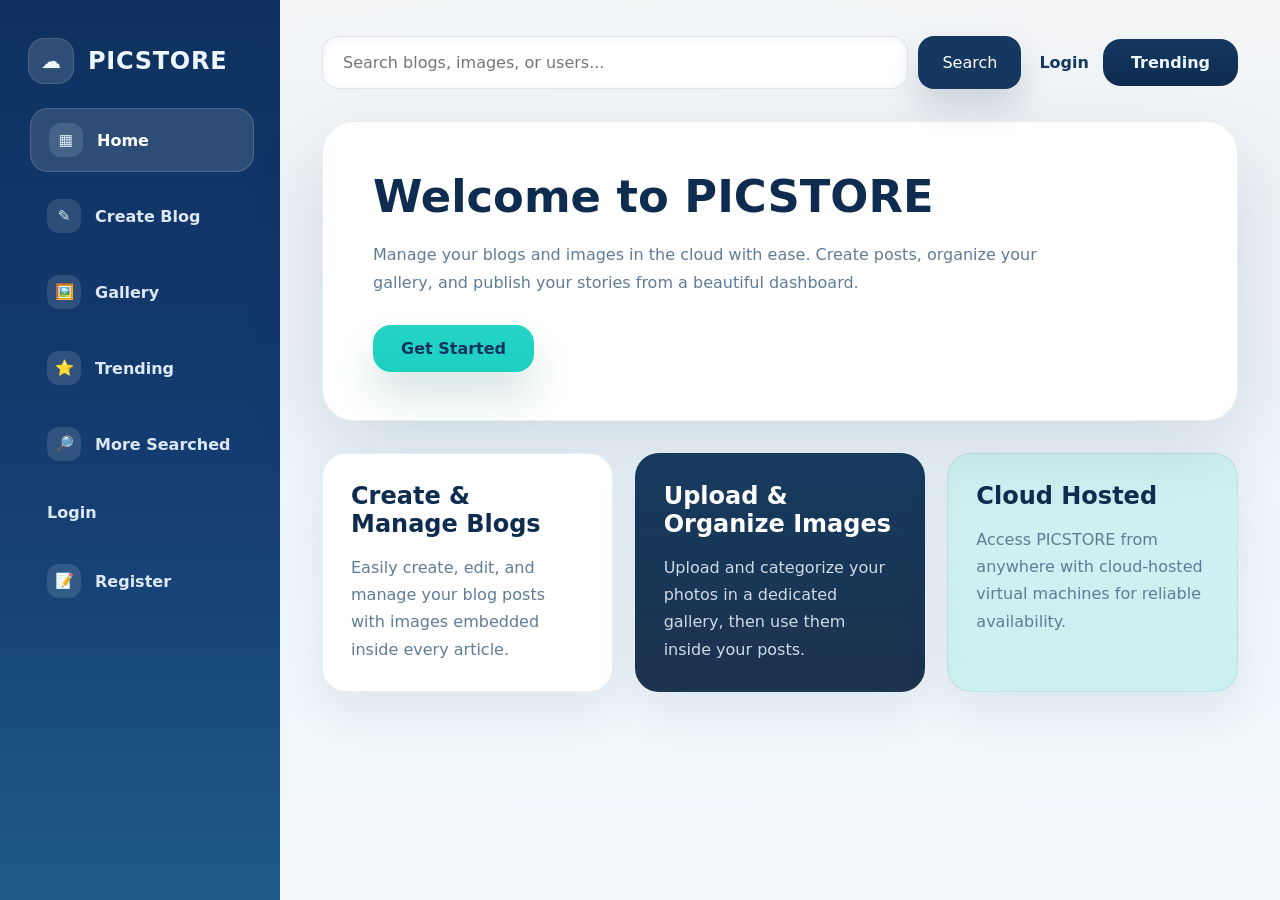
<file: index.html>
<!DOCTYPE html>
<html lang="en">
<head>
  <meta charset="UTF-8">
  <meta name="viewport" content="width=device-width, initial-scale=1.0">
  <title>Cloud CMS | Home</title>
  <link rel="stylesheet" href="css/style.css">
  <link rel="stylesheet" href="css/dashboard.css">
  <link rel="stylesheet" href="css/responsive.css">
</head>
<body>
  <div class="page-shell">
    <aside class="sidebar">
      <div class="brand">
        <div class="brand-icon">☁</div>
        <span>PICSTORE</span>
      </div>
      <nav class="menu">
        <a href="index.html" class="menu-item"><span class="menu-icon">▦</span><span>Home</span></a>
        <a href="create-blog.html" class="menu-item"><span class="menu-icon">✎</span><span>Create Blog</span></a>
        <a href="gallery.html" class="menu-item"><span class="menu-icon">🖼️</span><span>Gallery</span></a>
        <a href="trending.html" class="menu-item"><span class="menu-icon">⭐</span><span>Trending</span></a>
        <a href="more-searched.html" class="menu-item"><span class="menu-icon">🔎</span><span>More Searched</span></a>
        <a href="profile.html" class="menu-item"><span class="menu-icon">👤</span><span>Profile</span></a>
        <a href="login.html" class="menu-item"><span class="menu-icon">🔐</span><span>Login</span></a>
        <a href="register.html" class="menu-item"><span class="menu-icon">📝</span><span>Register</span></a>
      </nav>
    </aside>

    <main class="panel">
      <header class="topbar">
        <form class="search-box" onsubmit="return false;">
          <input id="homeSearch" type="search" placeholder="Search blogs, images, or users...">
          <button type="button" onclick="searchContent('homeSearch')">Search</button>
        </form>
        <div class="topbar-actions">
          <a class="text-link" href="login.html">Login</a>
          <a class="button button-secondary" href="trending.html">Trending</a>
        </div>
      </header>

      <section class="hero-card">
        <h1>Welcome to PICSTORE</h1>
        <p>Manage your blogs and images in the cloud with ease. Create posts, organize your gallery, and publish your stories from a beautiful dashboard.</p>
        <a class="button button-primary" href="register.html">Get Started</a>
      </section>

      <section class="feature-grid">
        <article class="feature-card feature-card-light">
          <h2>Create & Manage Blogs</h2>
          <p>Easily create, edit, and manage your blog posts with images embedded inside every article.</p>
        </article>
        <article class="feature-card feature-card-dark">
          <h2>Upload & Organize Images</h2>
          <p>Upload and categorize your photos in a dedicated gallery, then use them inside your posts.</p>
        </article>
        <article class="feature-card feature-card-green">
          <h2>Cloud Hosted</h2>
          <p>Access PICSTORE from anywhere with cloud-hosted virtual machines for reliable availability.</p>
        </article>
      </section>
    </main>
  </div>

  <script src="js/app.js"></script>
  <script src="js/search.js"></script>
</body>
</html>
</file>
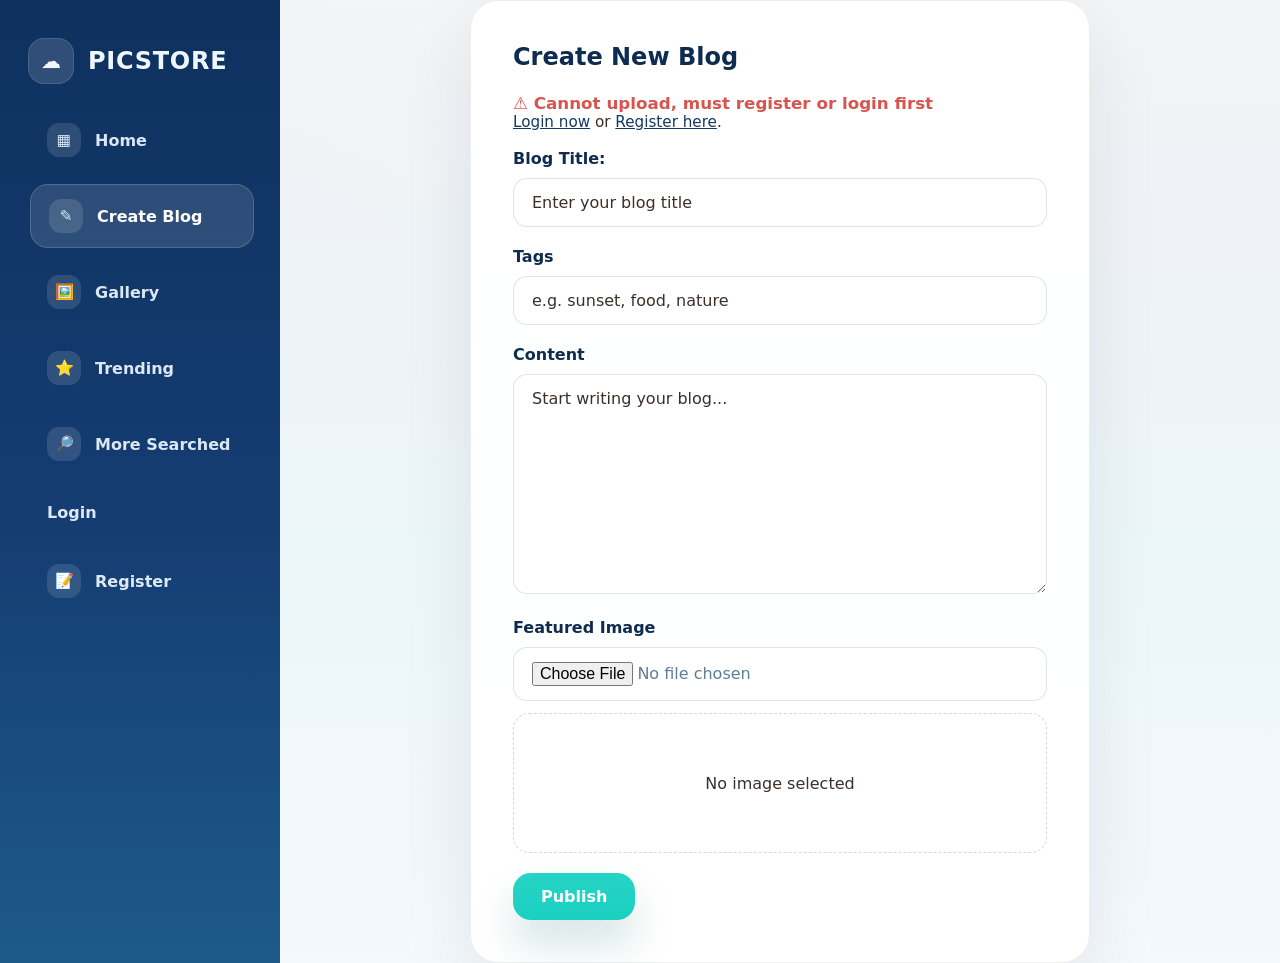
<file: create-blog.html>
<!DOCTYPE html>
<html lang="en">
<head>
  <meta charset="UTF-8">
  <meta name="viewport" content="width=device-width, initial-scale=1.0">
  <title>PICSTORE | Create Blog</title>
  <link rel="stylesheet" href="css/style.css">
  <link rel="stylesheet" href="css/dashboard.css">
  <link rel="stylesheet" href="css/responsive.css">
</head>
<body>
  <div class="page-shell">
    <aside class="sidebar">
      <div class="brand">
        <div class="brand-icon">☁</div>
        <span>PICSTORE</span>
      </div>
      <nav class="menu">
        <a href="index.html" class="menu-item"><span class="menu-icon">▦</span><span>Home</span></a>
        <a href="create-blog.html" class="menu-item"><span class="menu-icon">✎</span><span>Create Blog</span></a>
        <a href="gallery.html" class="menu-item"><span class="menu-icon">🖼️</span><span>Gallery</span></a>
        <a href="trending.html" class="menu-item"><span class="menu-icon">⭐</span><span>Trending</span></a>
        <a href="more-searched.html" class="menu-item"><span class="menu-icon">🔎</span><span>More Searched</span></a>
        <a href="profile.html" class="menu-item"><span class="menu-icon">👤</span><span>Profile</span></a>
        <a href="login.html" class="menu-item"><span class="menu-icon">🔐</span><span>Login</span></a>
        <a href="register.html" class="menu-item"><span class="menu-icon">📝</span><span>Register</span></a>
      </nav>
    </aside>

    <main class="panel panel-form">
      <section class="blog-shell">
        <h1>Create New Blog</h1>
        <div id="authNotice" class="auth-notice"></div>
        <form id="blogForm" onsubmit="return validateBlog()">
          <label>
            <span>Blog Title:</span>
            <input id="blogTitle" type="text" placeholder="Enter your blog title" required>
          </label>
          <label>
              <span>Tags</span>
              <input id="tags" name="tags" type="text" placeholder="e.g. sunset, food, nature" required>            </label>
          <label>
            <span>Content</span>
            <textarea id="blogContent" rows="10" placeholder="Start writing your blog..." required></textarea>
          </label>
          <label class="image-picker">
            <span>Featured Image</span>
            <input id="blogImage" type="file" accept="image/*" onchange="previewImage(event)">
            <div id="imagePreview" class="image-preview">No image selected</div>
          </label>
          <button class="button button-primary" type="submit">Publish</button>
        </form>
      </section>
    </main>
  </div>

  <script src="js/app.js"></script>
  <script src="js/upload.js"></script>
  <script src="js/validation.js"></script>
</body>
</html>
</file>
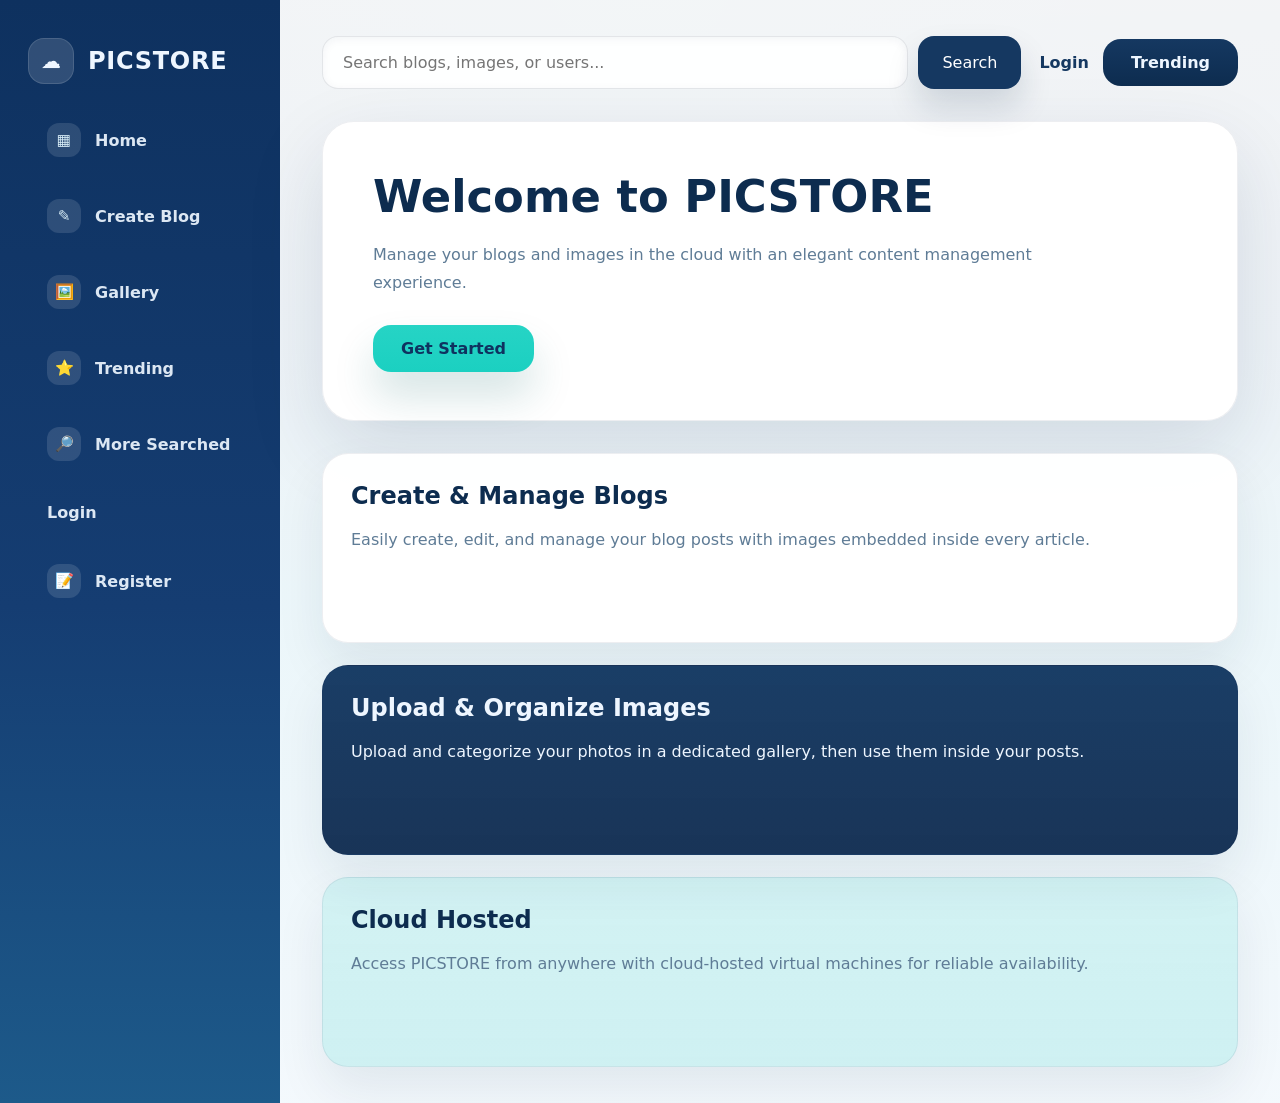
<file: dashboard.html>
<!DOCTYPE html>
<html lang="en">
<head>
  <meta charset="UTF-8">
  <meta name="viewport" content="width=device-width, initial-scale=1.0">
  <title>Cloud CMS | Dashboard</title>
  <link rel="stylesheet" href="css/style.css">
  <link rel="stylesheet" href="css/dashboard.css">
  <link rel="stylesheet" href="css/responsive.css">
</head>
<body>
  <div class="page-shell">
    <aside class="sidebar">
      <div class="brand">
        <div class="brand-icon">☁</div>
        <span>PICSTORE</span>
      </div>
      <nav class="menu">
        <a href="index.html" class="menu-item"><span class="menu-icon">▦</span><span>Home</span></a>
        <a href="create-blog.html" class="menu-item"><span class="menu-icon">✎</span><span>Create Blog</span></a>
        <a href="gallery.html" class="menu-item"><span class="menu-icon">🖼️</span><span>Gallery</span></a>
        <a href="trending.html" class="menu-item"><span class="menu-icon">⭐</span><span>Trending</span></a>
        <a href="more-searched.html" class="menu-item"><span class="menu-icon">🔎</span><span>More Searched</span></a>
        <a href="profile.html" class="menu-item"><span class="menu-icon">👤</span><span>Profile</span></a>
        <a href="login.html" class="menu-item"><span class="menu-icon">🔐</span><span>Login</span></a>
        <a href="register.html" class="menu-item"><span class="menu-icon">📝</span><span>Register</span></a>
      </nav>
    </aside>

    <main class="panel">
      <header class="topbar">
        <form class="search-box" onsubmit="return false;">
          <input id="dashboardSearch" type="search" placeholder="Search blogs, images, or users...">
          <button type="button" onclick="searchContent('dashboardSearch')">Search</button>
        </form>
        <div class="topbar-actions">
          <a class="text-link" href="login.html">Login</a>
          <a class="button button-secondary" href="trending.html">Trending</a>
        </div>
      </header>

      <section class="hero-card">
        <h1>Welcome to PICSTORE</h1>
        <p>Manage your blogs and images in the cloud with an elegant content management experience.</p>
        <a class="button button-primary" href="register.html">Get Started</a>
      </section>

      <section class="dashboard-cards">
        <article class="info-panel">
          <h2>Create & Manage Blogs</h2>
          <p>Easily create, edit, and manage your blog posts with images embedded inside every article.</p>
        </article>
        <article class="info-panel info-panel-accent">
          <h2>Upload & Organize Images</h2>
          <p>Upload and categorize your photos in a dedicated gallery, then use them inside your posts.</p>
        </article>
        <article class="info-panel info-panel-green">
          <h2>Cloud Hosted</h2>
          <p>Access PICSTORE from anywhere with cloud-hosted virtual machines for reliable availability.</p>
        </article>
      </section>
    </main>
  </div>

  <script src="js/app.js"></script>
  <script src="js/search.js"></script>
</body>
</html>
</file>
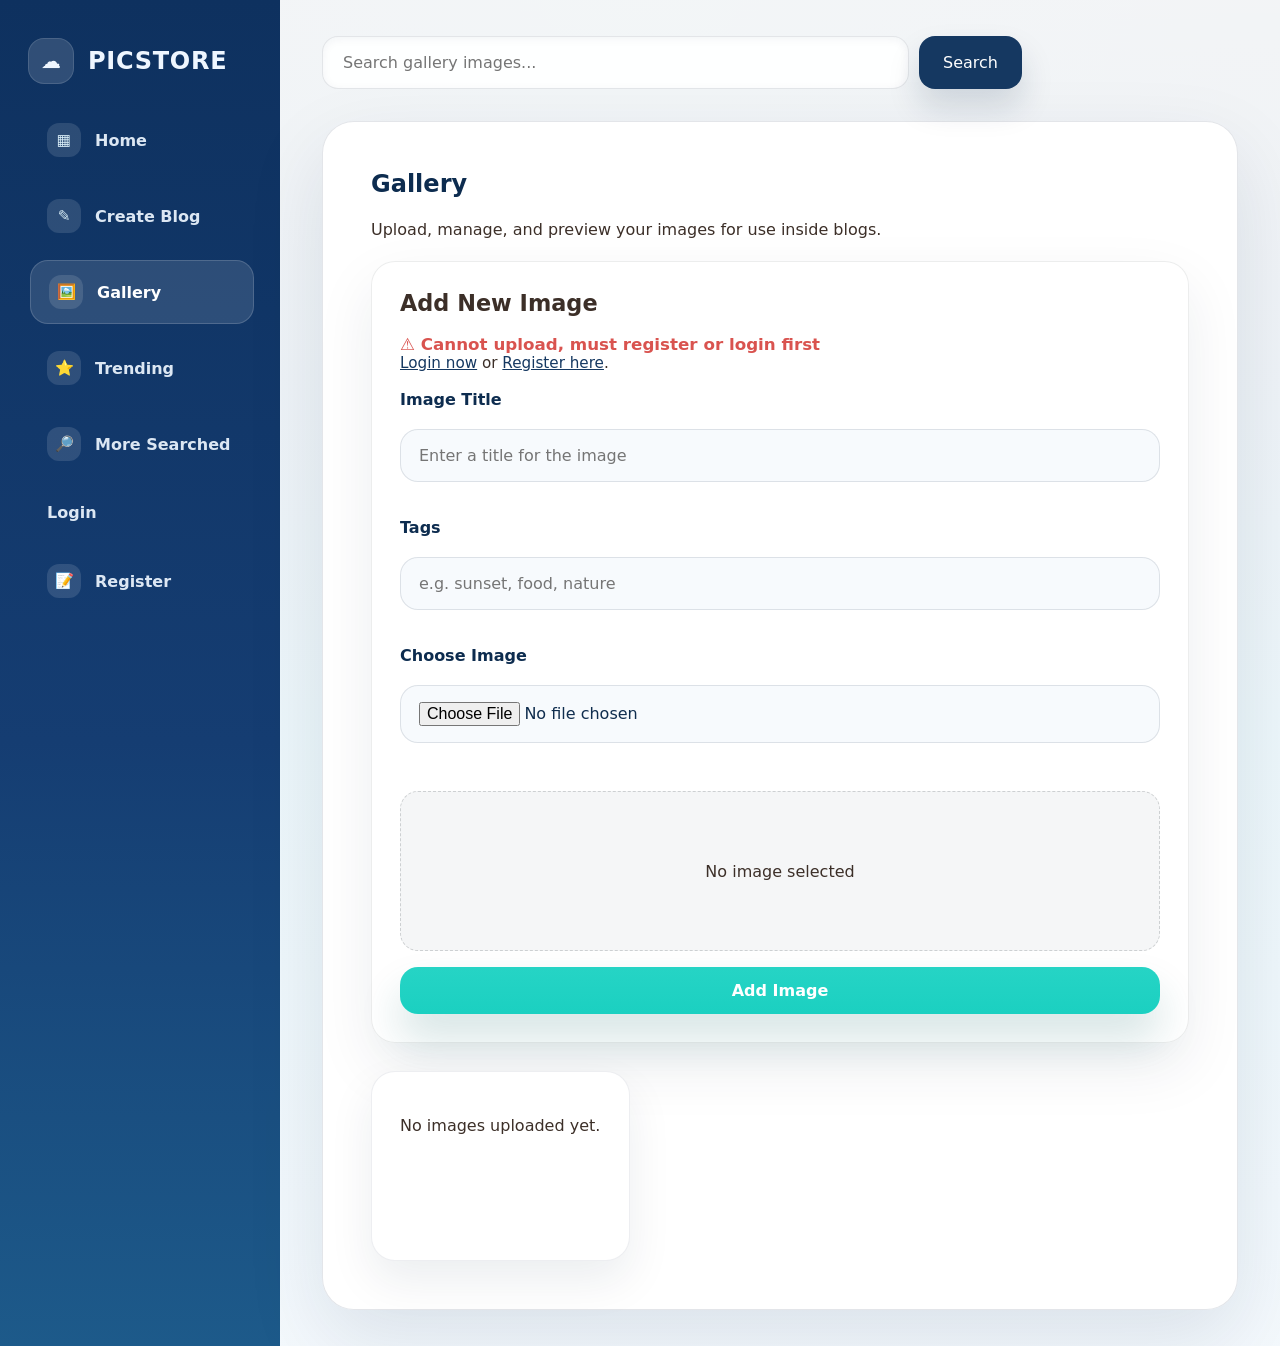
<file: gallery.html>
<!DOCTYPE html>
<html lang="en">
<head>
  <meta charset="UTF-8">
  <meta name="viewport" content="width=device-width, initial-scale=1.0">
  <title>PICSTORE | Gallery</title>
  <link rel="stylesheet" href="css/style.css">
  <link rel="stylesheet" href="css/dashboard.css">
  <link rel="stylesheet" href="css/responsive.css">
</head>
<body>
  <div class="page-shell">
    <aside class="sidebar">
      <div class="brand">
        <div class="brand-icon">☁</div>
        <span>PICSTORE</span>
      </div>
      <nav class="menu">
        <a href="index.html" class="menu-item"><span class="menu-icon">▦</span><span>Home</span></a>
        <a href="create-blog.html" class="menu-item"><span class="menu-icon">✎</span><span>Create Blog</span></a>
        <a href="gallery.html" class="menu-item"><span class="menu-icon">🖼️</span><span>Gallery</span></a>
        <a href="trending.html" class="menu-item"><span class="menu-icon">⭐</span><span>Trending</span></a>
        <a href="more-searched.html" class="menu-item"><span class="menu-icon">🔎</span><span>More Searched</span></a>
        <a href="profile.html" class="menu-item"><span class="menu-icon">👤</span><span>Profile</span></a>
        <a href="login.html" class="menu-item"><span class="menu-icon">🔐</span><span>Login</span></a>
        <a href="register.html" class="menu-item"><span class="menu-icon">📝</span><span>Register</span></a>
      </nav>
    </aside>

    <main class="panel">
      <header class="topbar">
        <form class="search-box" onsubmit="return false;">
          <input id="gallerySearch" type="search" placeholder="Search gallery images...">
          <button type="button" onclick="searchContent('gallerySearch')">Search</button>
        </form>
      </header>

      <section class="gallery-shell">
        <div class="gallery-header">
          <div>
            <h1>Gallery</h1>
            <p>Upload, manage, and preview your images for use inside blogs.</p>
          </div>
        </div>

        <div class="gallery-add-card">
          <h2>Add New Image</h2>
          <div id="authNotice" class="auth-notice"></div>
          <form id="galleryAddForm" class="gallery-add-form" onsubmit="return addGalleryImage(event)">
            <label>
              <span>Image Title</span>
              <input id="galleryImageTitle" type="text" placeholder="Enter a title for the image" required>
            </label>
            <label>
              <span>Tags</span>
              <input id="galleryImageTags" name="tags" type="text" placeholder="e.g. sunset, food, nature" required>
            </label>
            <label class="file-label">
              <span>Choose Image</span>
              <input id="galleryUpload" type="file" accept="image/*" onchange="previewGalleryImage(event)" required>
            </label>
            <div id="galleryAddPreview" class="gallery-add-preview">No image selected</div>
            <button class="button button-primary" type="submit">Add Image</button>
          </form>
        </div>

        <div id="galleryGrid" class="gallery-grid">
          <div class="gallery-item empty-state">
            <p>No images uploaded yet.</p>
          </div>
        </div>
      </section>
    </main>
  </div>

  <script src="js/app.js"></script>
  <script src="js/upload.js"></script>
  <script src="js/search.js"></script>
</body>
</html>
</file>
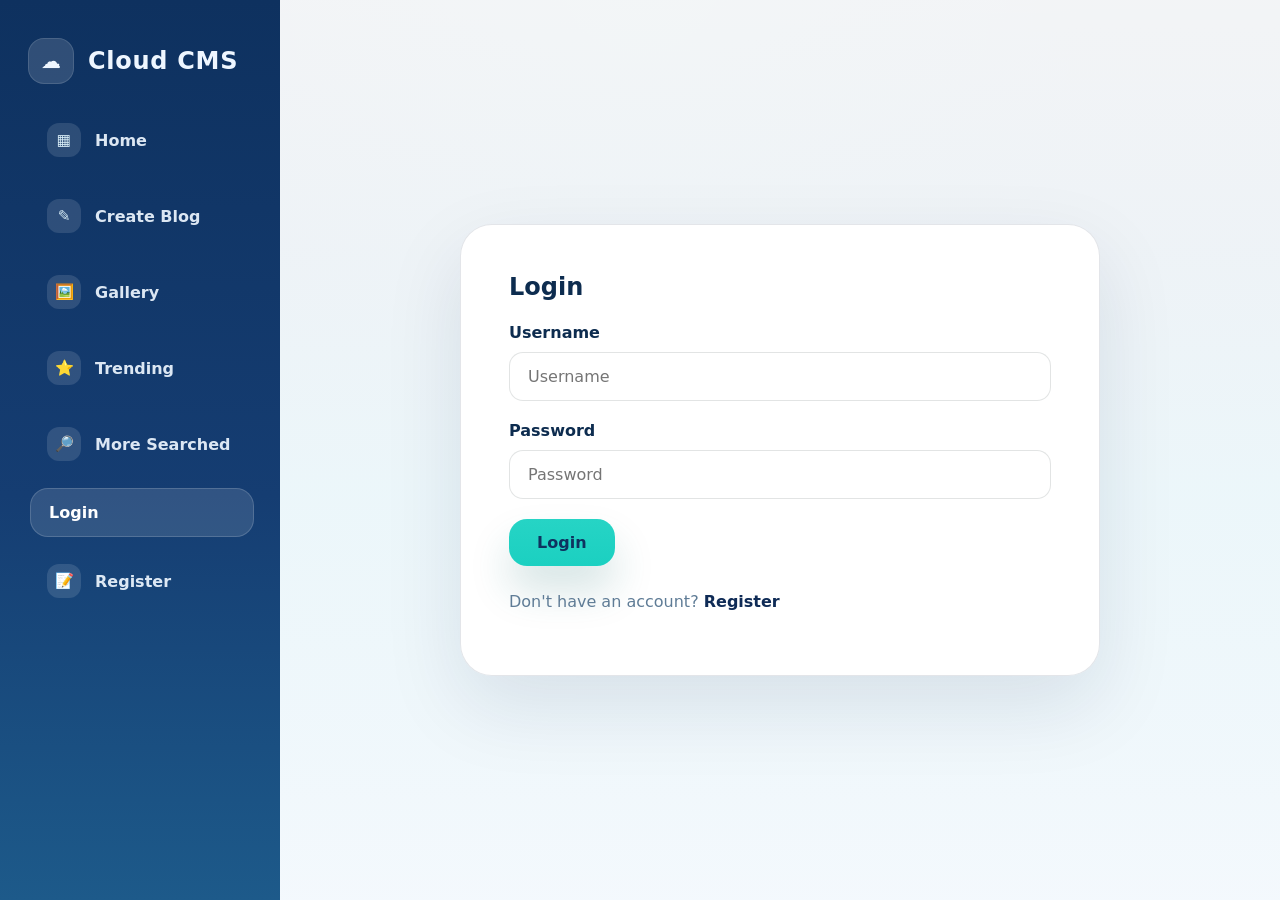
<file: login.html>
<!DOCTYPE html>
<html lang="en">
<head>
  <meta charset="UTF-8">
  <meta name="viewport" content="width=device-width, initial-scale=1.0">
  <title>PICSTORE | Login</title>
  <link rel="stylesheet" href="css/style.css">
  <link rel="stylesheet" href="css/dashboard.css">
  <link rel="stylesheet" href="css/responsive.css">
</head>
<body>
  <div class="page-shell">
    <aside class="sidebar">
      <div class="brand">
        <div class="brand-icon">☁</div>
        <span>Cloud CMS</span>
      </div>
      <nav class="menu">
        <a href="index.html" class="menu-item"><span class="menu-icon">▦</span><span>Home</span></a>
        <a href="create-blog.html" class="menu-item"><span class="menu-icon">✎</span><span>Create Blog</span></a>
        <a href="gallery.html" class="menu-item"><span class="menu-icon">🖼️</span><span>Gallery</span></a>
        <a href="trending.html" class="menu-item"><span class="menu-icon">⭐</span><span>Trending</span></a>
        <a href="more-searched.html" class="menu-item"><span class="menu-icon">🔎</span><span>More Searched</span></a>
        <a href="profile.html" class="menu-item"><span class="menu-icon">👤</span><span>Profile</span></a>
        <a href="login.html" class="menu-item"><span class="menu-icon">🔐</span><span>Login</span></a>
        <a href="register.html" class="menu-item"><span class="menu-icon">📝</span><span>Register</span></a>
      </nav>
    </aside>

    <main class="panel panel-form">
      <section class="auth-shell auth-login">
        <h1>Login</h1>
        <form id="loginForm" onsubmit="return validateLogin()">
          <label>
            <span>Username</span>
            <input id="loginUsername" type="text" placeholder="Username" required>
          </label>
          <label>
            <span>Password</span>
            <input id="loginPassword" type="password" placeholder="Password" required>
          </label>
          <button class="button button-primary" type="submit">Login</button>
          <p class="info-line">Don't have an account? <a href="register.html">Register</a></p>
        </form>
      </section>
    </main>
  </div>

  <script src="js/app.js"></script>
  <script src="js/validation.js"></script>
</body>
</html>
</file>
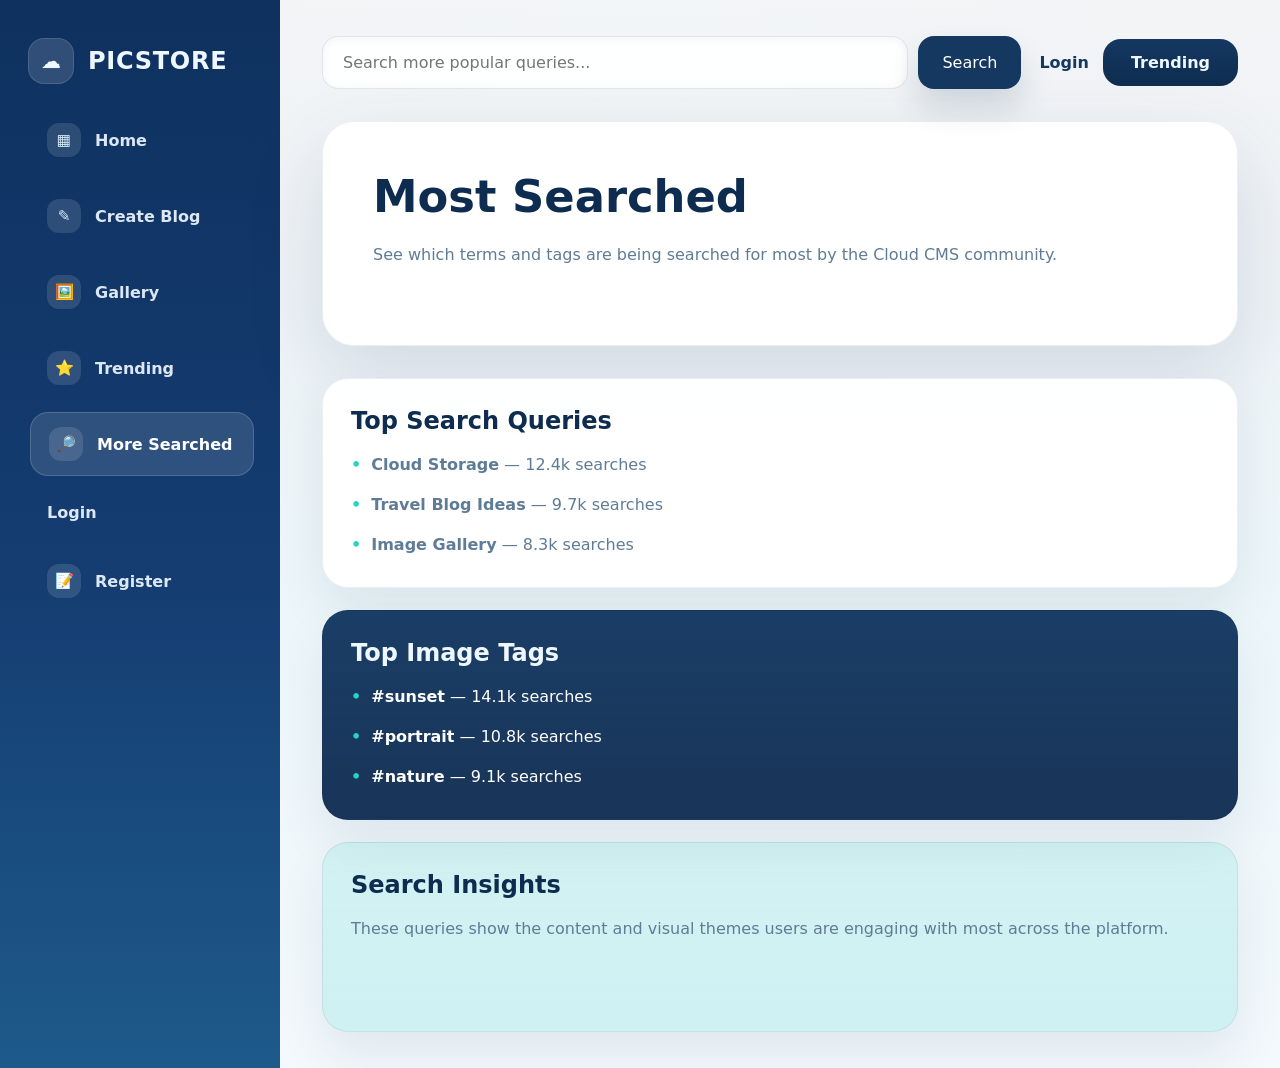
<file: more-searched.html>
<!DOCTYPE html>
<html lang="en">
<head>
  <meta charset="UTF-8">
  <meta name="viewport" content="width=device-width, initial-scale=1.0">
  <title>PICSTORE | Most Searched</title>
  <link rel="stylesheet" href="css/style.css">
  <link rel="stylesheet" href="css/dashboard.css">
  <link rel="stylesheet" href="css/responsive.css">
</head>
<body>
  <div class="page-shell">
    <aside class="sidebar">
      <div class="brand">
        <div class="brand-icon">☁</div>
        <span>PICSTORE</span>
      </div>
      <nav class="menu">
        <a href="index.html" class="menu-item"><span class="menu-icon">▦</span><span>Home</span></a>
        <a href="create-blog.html" class="menu-item"><span class="menu-icon">✎</span><span>Create Blog</span></a>
        <a href="gallery.html" class="menu-item"><span class="menu-icon">🖼️</span><span>Gallery</span></a>
        <a href="trending.html" class="menu-item"><span class="menu-icon">⭐</span><span>Trending</span></a>
        <a href="more-searched.html" class="menu-item"><span class="menu-icon">🔎</span><span>More Searched</span></a>
        <a href="profile.html" class="menu-item"><span class="menu-icon">👤</span><span>Profile</span></a>
        <a href="login.html" class="menu-item"><span class="menu-icon">🔐</span><span>Login</span></a>
        <a href="register.html" class="menu-item"><span class="menu-icon">📝</span><span>Register</span></a>
      </nav>
    </aside>

    <main class="panel">
      <header class="topbar">
        <form class="search-box" onsubmit="return false;">
          <input id="searchedSearch" type="search" placeholder="Search more popular queries...">
          <button type="button" onclick="searchContent('searchedSearch')">Search</button>
        </form>
        <div class="topbar-actions">
          <a class="text-link" href="login.html">Login</a>
          <a class="button button-secondary" href="trending.html">Trending</a>
        </div>
      </header>

      <section class="hero-card">
        <h1>Most Searched</h1>
        <p>See which terms and tags are being searched for most by the Cloud CMS community.</p>
      </section>

      <section class="dashboard-cards">
        <article class="info-panel">
          <h2>Top Search Queries</h2>
          <ul class="trending-list">
            <li><strong>Cloud Storage</strong> — 12.4k searches</li>
            <li><strong>Travel Blog Ideas</strong> — 9.7k searches</li>
            <li><strong>Image Gallery</strong> — 8.3k searches</li>
          </ul>
        </article>
        <article class="info-panel info-panel-accent">
          <h2>Top Image Tags</h2>
          <ul class="trending-list">
            <li><strong>#sunset</strong> — 14.1k searches</li>
            <li><strong>#portrait</strong> — 10.8k searches</li>
            <li><strong>#nature</strong> — 9.1k searches</li>
          </ul>
        </article>
        <article class="info-panel info-panel-green">
          <h2>Search Insights</h2>
          <p>These queries show the content and visual themes users are engaging with most across the platform.</p>
        </article>
      </section>
    </main>
  </div>

  <script src="js/app.js"></script>
  <script src="js/search.js"></script>
</body>
</html>
</file>
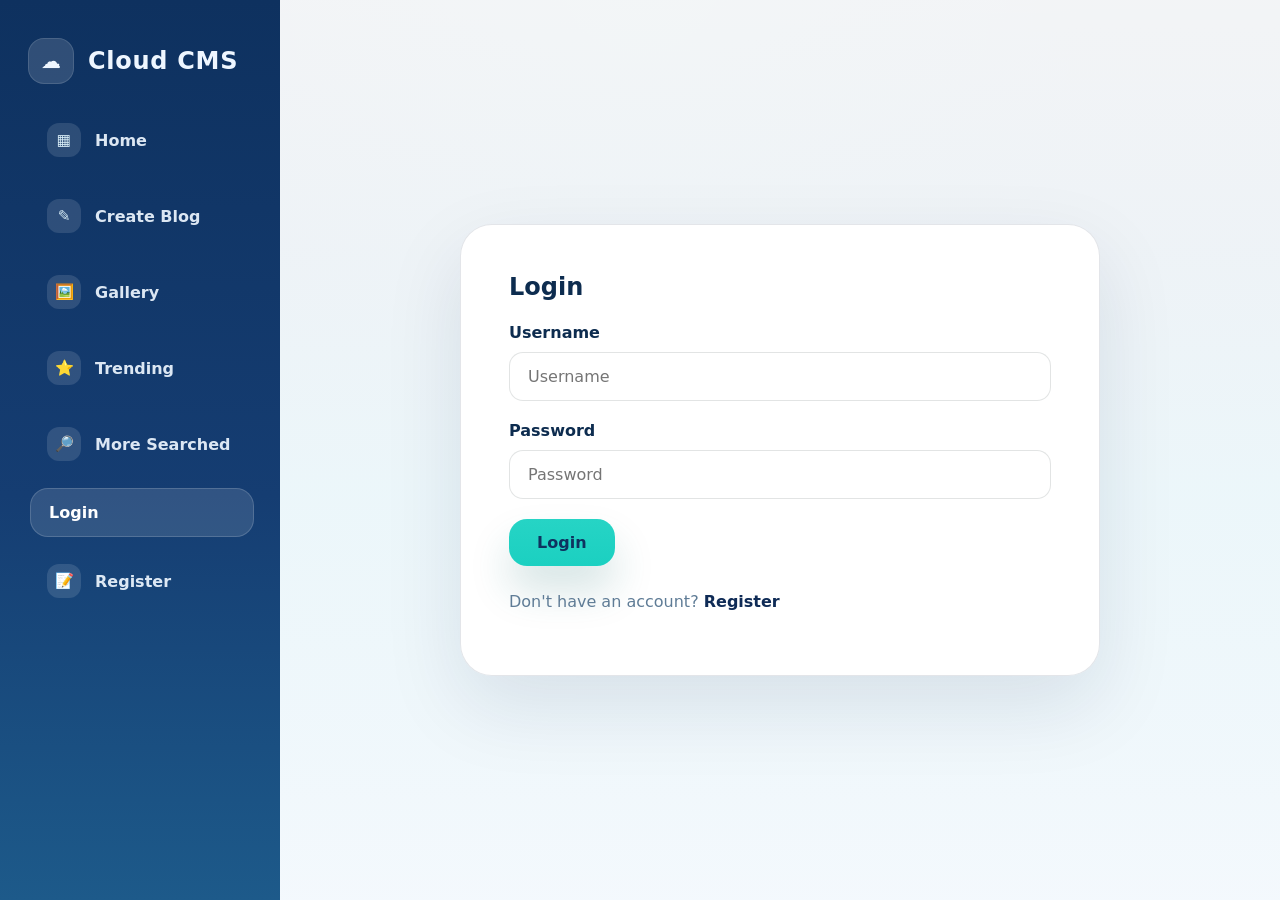
<file: profile.html>
<!DOCTYPE html>
<html lang="en">
<head>
  <meta charset="UTF-8">
  <meta name="viewport" content="width=device-width, initial-scale=1.0">
  <title>PICSTORE | Profile</title>
  <link rel="stylesheet" href="css/style.css">
  <link rel="stylesheet" href="css/dashboard.css">
  <link rel="stylesheet" href="css/responsive.css">
</head>
<body>
  <div class="page-shell">
    <aside class="sidebar">
      <div class="brand">
        <div class="brand-icon">☁</div>
        <span>PICSTORE</span>
      </div>
      <nav class="menu">
        <a href="index.html" class="menu-item"><span class="menu-icon">▦</span><span>Home</span></a>
        <a href="create-blog.html" class="menu-item"><span class="menu-icon">✎</span><span>Create Blog</span></a>
        <a href="gallery.html" class="menu-item"><span class="menu-icon">🖼️</span><span>Gallery</span></a>
        <a href="trending.html" class="menu-item"><span class="menu-icon">⭐</span><span>Trending</span></a>
        <a href="more-searched.html" class="menu-item"><span class="menu-icon">🔎</span><span>More Searched</span></a>
        <a href="profile.html" class="menu-item"><span class="menu-icon">👤</span><span>Profile</span></a>
        <a href="login.html" class="menu-item"><span class="menu-icon">🔐</span><span>Login</span></a>
        <a href="register.html" class="menu-item"><span class="menu-icon">📝</span><span>Register</span></a>
      </nav>
    </aside>

    <main class="panel">
      <header class="topbar">
        <form class="search-box" onsubmit="return false;">
          <input id="profileSearch" type="search" placeholder="Search blogs, images, or users...">
          <button type="button" onclick="searchContent('profileSearch')">Search</button>
        </form>
        <div class="topbar-actions">
          <a class="text-link" href="login.html">Login</a>
          <a class="button button-secondary" href="trending.html">Trending</a>
        </div>
      </header>

      <section class="hero-card">
        <h1>Your Profile</h1>
        <p>View and update your account details, manage your preferences, and keep your Cloud CMS profile up to date.</p>
      </section>

      <section class="dashboard-cards">
        <article class="info-panel profile-panel">
          <h2>Account Information</h2>
          <div class="profile-details">
            <div id="profileAvatar" class="profile-avatar">US</div>
            <div>
              <p><strong>Username:</strong> <span id="profileUsername">johndoe</span></p>
              <p><strong>Email:</strong> <span id="profileEmail">johndoe@example.com</span></p>
              <p><strong>Member since:</strong> <span id="profileMemberSince">January 2025</span></p>
              <p><strong>Role:</strong> <span id="profileRole">Content Creator</span></p>
            </div>
          </div>
          <div class="profile-actions">
            <a class="button button-primary" href="#">Edit Profile</a>
            <a class="button button-secondary" href="#">Change Password</a>
          </div>
        </article>

        <article class="info-panel info-panel-accent">
          <h2>Recent Blogs</h2>
          <div id="blogHistory" class="history-list">
            <div class="empty-state">
              <p>No blog posts yet.</p>
            </div>
          </div>
        </article>

        <article class="info-panel info-panel-green">
          <h2>Uploaded Images</h2>
          <div id="imageHistory" class="history-list">
            <div class="empty-state">
              <p>No images uploaded yet.</p>
            </div>
          </div>
        </article>


      </section>
    </main>
  </div>

  <script src="js/app.js"></script>
  <script src="js/search.js"></script>
</body>
</html>
</file>
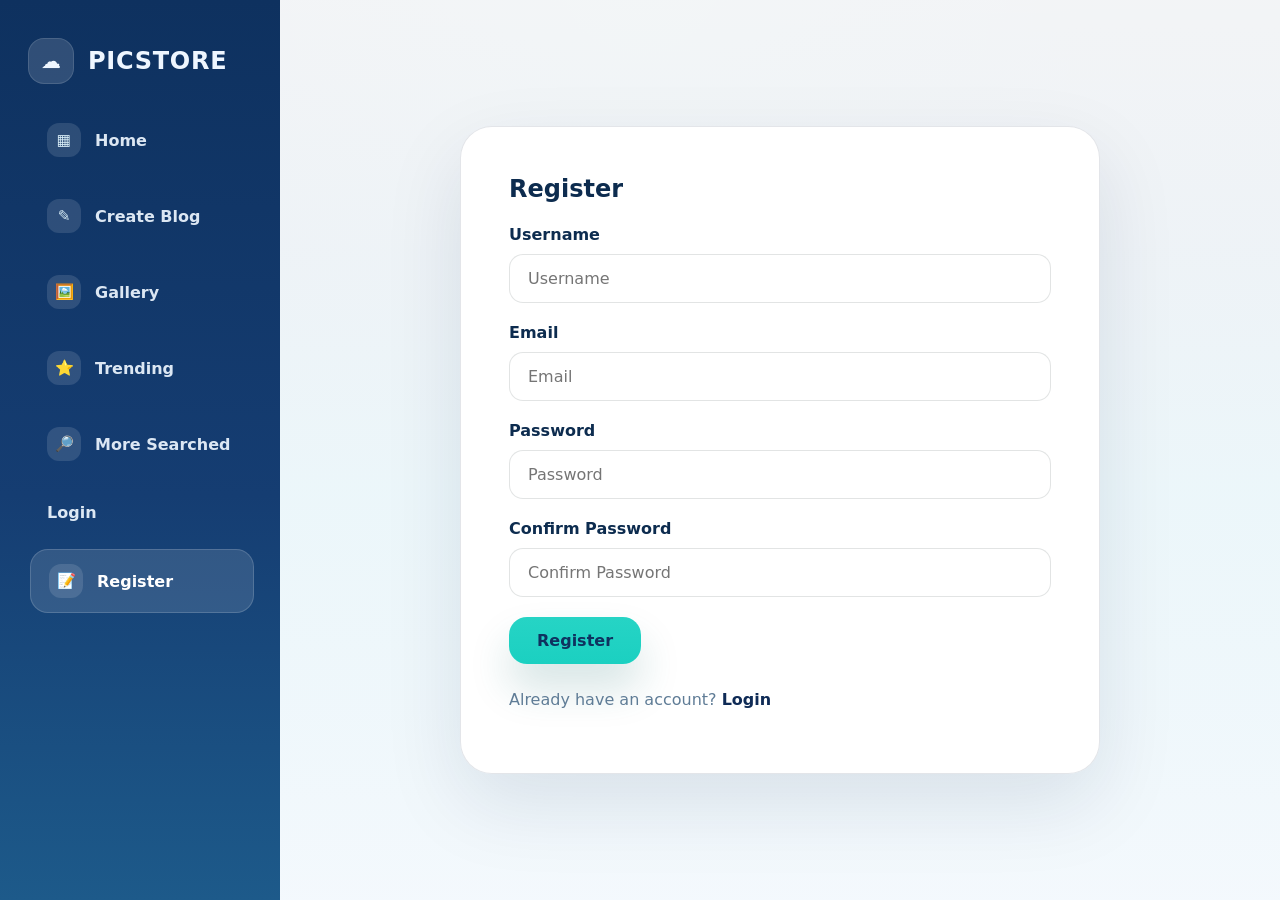
<file: register.html>
<!DOCTYPE html>
<html lang="en">
<head>
  <meta charset="UTF-8">
  <meta name="viewport" content="width=device-width, initial-scale=1.0">
  <title>PICSTORE | Register</title>
  <link rel="stylesheet" href="css/style.css">
  <link rel="stylesheet" href="css/dashboard.css">
  <link rel="stylesheet" href="css/responsive.css">
</head>
<body>
  <div class="page-shell">
    <aside class="sidebar">
      <div class="brand">
        <div class="brand-icon">☁</div>
        <span>PICSTORE</span>
      </div>
      <nav class="menu">
        <a href="index.html" class="menu-item"><span class="menu-icon">▦</span><span>Home</span></a>
        <a href="create-blog.html" class="menu-item"><span class="menu-icon">✎</span><span>Create Blog</span></a>
        <a href="gallery.html" class="menu-item"><span class="menu-icon">🖼️</span><span>Gallery</span></a>
        <a href="trending.html" class="menu-item"><span class="menu-icon">⭐</span><span>Trending</span></a>
        <a href="more-searched.html" class="menu-item"><span class="menu-icon">🔎</span><span>More Searched</span></a>
        <a href="profile.html" class="menu-item"><span class="menu-icon">👤</span><span>Profile</span></a>
        <a href="login.html" class="menu-item"><span class="menu-icon">🔐</span><span>Login</span></a>
        <a href="register.html" class="menu-item"><span class="menu-icon">📝</span><span>Register</span></a>
      </nav>
    </aside>

    <main class="panel panel-form">
      <section class="auth-shell auth-register">
        <h1>Register</h1>
        <form id="registerForm" onsubmit="return validateRegister()">
          <label>
            <span>Username</span>
            <input id="registerUsername" type="text" placeholder="Username" required>
          </label>
          <label>
            <span>Email</span>
            <input id="registerEmail" type="email" placeholder="Email" required>
          </label>
          <label>
            <span>Password</span>
            <input id="registerPassword" type="password" placeholder="Password" required>
          </label>
          <label>
            <span>Confirm Password</span>
            <input id="registerConfirm" type="password" placeholder="Confirm Password" required>
          </label>
          <button class="button button-primary" type="submit">Register</button>
          <p class="info-line">Already have an account? <a href="login.html">Login</a></p>
        </form>
      </section>
    </main>
  </div>

  <script src="js/app.js"></script>
  <script src="js/validation.js"></script>
</body>
</html>
</file>
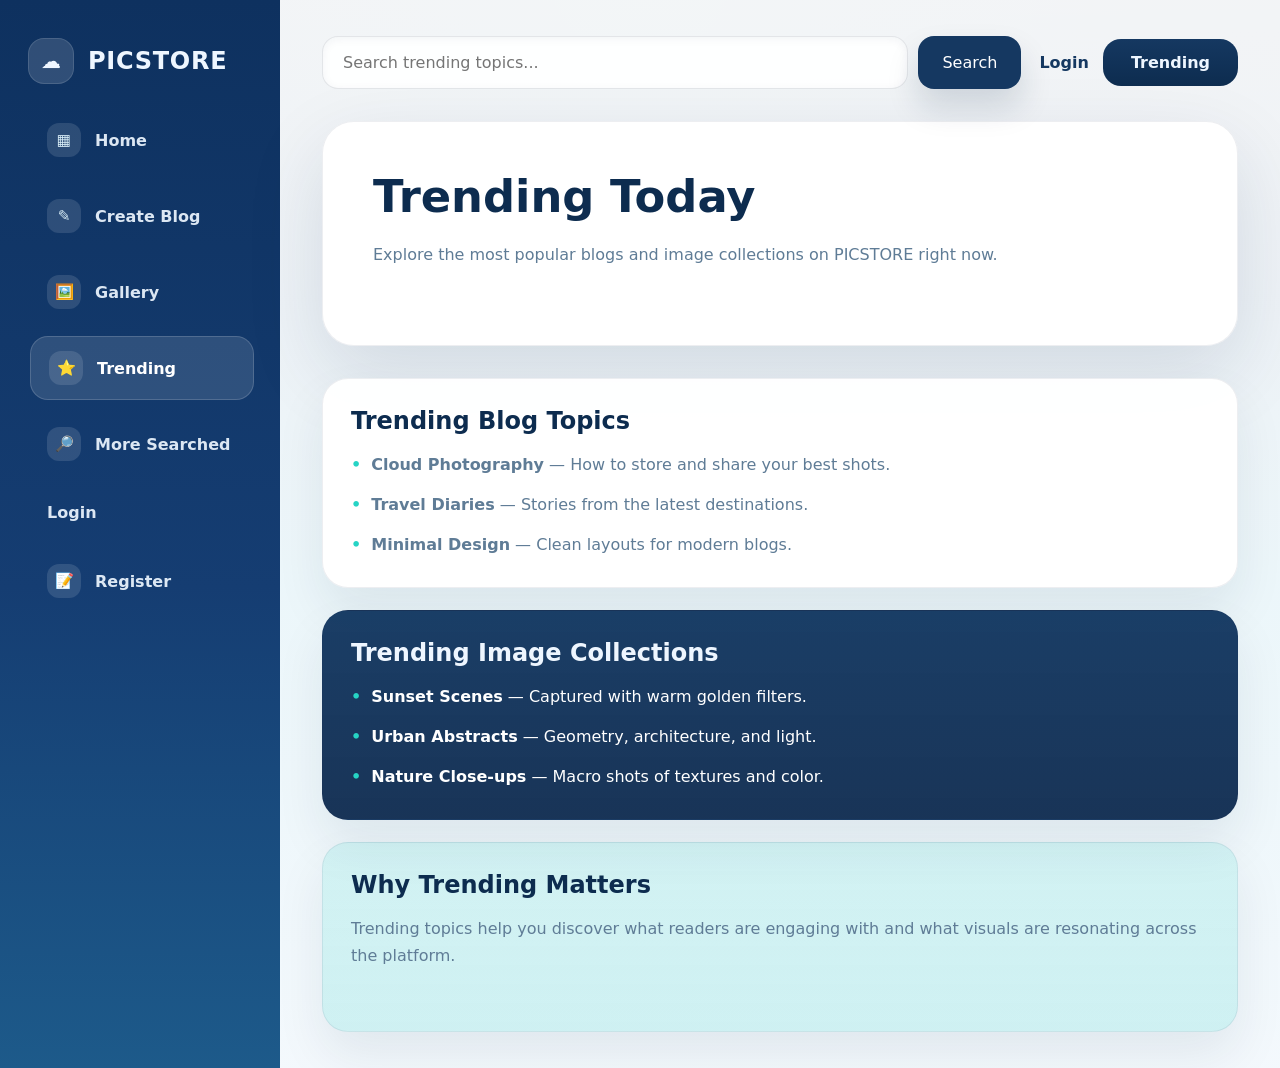
<file: trending.html>
<!DOCTYPE html>
<html lang="en">
<head>
  <meta charset="UTF-8">
  <meta name="viewport" content="width=device-width, initial-scale=1.0">
  <title>PICSTORE | Trending</title>
  <link rel="stylesheet" href="css/style.css">
  <link rel="stylesheet" href="css/dashboard.css">
  <link rel="stylesheet" href="css/responsive.css">
</head>
<body>
  <div class="page-shell">
    <aside class="sidebar">
      <div class="brand">
        <div class="brand-icon">☁</div>
        <span>PICSTORE</span>
      </div>
      <nav class="menu">
        <a href="index.html" class="menu-item"><span class="menu-icon">▦</span><span>Home</span></a>
        <a href="create-blog.html" class="menu-item"><span class="menu-icon">✎</span><span>Create Blog</span></a>
        <a href="gallery.html" class="menu-item"><span class="menu-icon">🖼️</span><span>Gallery</span></a>
        <a href="trending.html" class="menu-item"><span class="menu-icon">⭐</span><span>Trending</span></a>
        <a href="more-searched.html" class="menu-item"><span class="menu-icon">🔎</span><span>More Searched</span></a>
        <a href="profile.html" class="menu-item"><span class="menu-icon">👤</span><span>Profile</span></a>
        <a href="login.html" class="menu-item"><span class="menu-icon">🔐</span><span>Login</span></a>
        <a href="register.html" class="menu-item"><span class="menu-icon">📝</span><span>Register</span></a>
      </nav>
    </aside>

    <main class="panel">
      <header class="topbar">
        <form class="search-box" onsubmit="return false;">
          <input id="trendingSearch" type="search" placeholder="Search trending topics...">
          <button type="button" onclick="searchContent('trendingSearch')">Search</button>
        </form>
        <div class="topbar-actions">
          <a class="text-link" href="login.html">Login</a>
          <a class="button button-secondary" href="trending.html">Trending</a>
        </div>
      </header>

      <section class="hero-card">
        <h1>Trending Today</h1>
        <p>Explore the most popular blogs and image collections on PICSTORE right now.</p>
      </section>

      <section class="dashboard-cards">
        <article class="info-panel">
          <h2>Trending Blog Topics</h2>
          <ul class="trending-list">
            <li><strong>Cloud Photography</strong> — How to store and share your best shots.</li>
            <li><strong>Travel Diaries</strong> — Stories from the latest destinations.</li>
            <li><strong>Minimal Design</strong> — Clean layouts for modern blogs.</li>
          </ul>
        </article>
        <article class="info-panel info-panel-accent">
          <h2>Trending Image Collections</h2>
          <ul class="trending-list">
            <li><strong>Sunset Scenes</strong> — Captured with warm golden filters.</li>
            <li><strong>Urban Abstracts</strong> — Geometry, architecture, and light.</li>
            <li><strong>Nature Close-ups</strong> — Macro shots of textures and color.</li>
          </ul>
        </article>
        <article class="info-panel info-panel-green">
          <h2>Why Trending Matters</h2>
          <p>Trending topics help you discover what readers are engaging with and what visuals are resonating across the platform.</p>
        </article>
      </section>
    </main>
  </div>

  <script src="js/app.js"></script>
  <script src="js/search.js"></script>
</body>
</html>
</file>
<file: css/style.css>
:root {
  --sidebar-top: #0e315f;
  --sidebar-mid: #153d72;
  --sidebar-bottom: #1d5a8a;
  --panel-bg: rgba(255,255,255,0.96);
  --panel-border: rgba(30,47,78,0.12);
  --panel-shadow: rgba(10,35,76,0.14);
  --text-base: #0f2d4e;
  --text-soft: #5f7c96;
  --text-light: #eef6ff;
  --text-muted: #7a91b0;
  --accent: #26d4c5;
  --accent-strong: #1caca0;
  --accent-dark: #0f2b56;
  --button-dark: #0f325f;
  --button-blue: #153861;
  --button-blue-alt: #0d2c4f;
  --border: rgba(30,45,68,0.12);
}

* {
  box-sizing: border-box;
}

body {
  margin: 0;
  min-height: 100vh;
  font-family: Inter, system-ui, -apple-system, BlinkMacSystemFont, 'Segoe UI', sans-serif;
  color: var(--text-base);
  background: radial-gradient(circle at top, rgba(38,212,197,0.18) 0%, transparent 40%), linear-gradient(180deg, #0b2b55 0%, #1c5986 28%, #47b6cc 55%, #e7f7fb 100%);
}

button,
input,
textarea,
select {
  font: inherit;
}

a {
  text-decoration: none;
  color: inherit;
}

.page-shell {
  display: grid;
  grid-template-columns: 280px 1fr;
  min-height: 100vh;
}

.sidebar {
  display: flex;
  flex-direction: column;
  padding: 38px 28px;
  gap: 24px;
  background: linear-gradient(180deg, var(--sidebar-top) 0%, var(--sidebar-mid) 55%, var(--sidebar-bottom) 100%);
  color: var(--text-light);
}

.brand {
  display: flex;
  align-items: center;
  gap: 14px;
}

.brand-icon {
  width: 46px;
  height: 46px;
  display: grid;
  place-items: center;
  border-radius: 16px;
  background: rgba(255,255,255,0.14);
  border: 1px solid rgba(255,255,255,0.12);
  font-size: 1.25rem;
}

.brand span {
  font-size: 1.5rem;
  font-weight: 700;
  letter-spacing: 0.03em;
}

.menu {
  display: flex;
  flex-direction: column;
  gap: 12px;
}

.menu-item {
  display: flex;
  align-items: center;
  gap: 14px;
  padding: 14px 18px;
  border-radius: 18px;
  color: rgba(238,246,255,0.92);
  background: transparent;
  border: 1px solid transparent;
  transition: all 0.25s ease;
  font-weight: 600;
}

.menu-item:hover,
.menu-item.active {
  transform: translateX(2px);
  background: rgba(255,255,255,0.12);
  border-color: rgba(255,255,255,0.16);
  color: #ffffff;
}

.menu-icon {
  width: 34px;
  height: 34px;
  display: inline-flex;
  align-items: center;
  justify-content: center;
  border-radius: 12px;
  background: rgba(255,255,255,0.12);
  color: #d9eef7;
  font-size: 0.95rem;
}

.panel {
  padding: 36px 42px;
  min-height: 100vh;
  background: linear-gradient(180deg, rgba(255,255,255,0.95) 0%, rgba(245,249,253,0.9) 100%);
}

.topbar {
  display: flex;
  align-items: center;
  justify-content: space-between;
  gap: 18px;
  margin-bottom: 32px;
}

.search-box {
  display: flex;
  width: 100%;
  max-width: 700px;
  gap: 10px;
}

.search-box input {
  flex: 1;
  min-width: 0;
  padding: 16px 20px;
  border-radius: 16px;
  border: 1px solid var(--border);
  background: rgba(255,255,255,0.92);
  color: var(--text-base);
  box-shadow: inset 0 2px 10px rgba(19,44,71,0.05);
}

.search-box button {
  border: none;
  border-radius: 16px;
  background: var(--button-blue);
  color: white;
  padding: 0 24px;
  cursor: pointer;
  box-shadow: 0 18px 32px rgba(12,41,75,0.15);
}

.topbar-actions {
  display: flex;
  align-items: center;
  gap: 14px;
}

.text-link {
  color: var(--button-blue);
  font-weight: 700;
}

.button {
  display: inline-flex;
  align-items: center;
  justify-content: center;
  border: none;
  cursor: pointer;
  border-radius: 18px;
  padding: 14px 28px;
  font-weight: 700;
  transition: transform 0.2s ease, box-shadow 0.2s ease;
}

.button:hover {
  transform: translateY(-1px);
}

.button-primary {
  background: linear-gradient(180deg, #26d4c5 0%, #1bd0c1 100%);
  color: var(--button-dark);
  box-shadow: 0 24px 40px rgba(20,106,107,0.18);
}

.button-secondary {
  background: linear-gradient(180deg, var(--button-blue) 0%, var(--button-blue-alt) 100%);
  color: #eef6ff;
}

.hero-card {
  padding: 48px 50px;
  border-radius: 32px;
  background: rgba(255,255,255,0.96);
  border: 1px solid rgba(30,45,78,0.08);
  box-shadow: 0 28px 80px rgba(12,33,70,0.12);
  max-width: 980px;
  margin-bottom: 32px;
}

.hero-card h1 {
  margin: 0 0 18px;
  font-size: clamp(2.8rem, 3.4vw, 3.8rem);
  color: var(--button-blue-alt);
}

.hero-card p {
  margin: 0 0 28px;
  max-width: 720px;
  color: var(--text-soft);
  line-height: 1.75;
  font-size: 1rem;
}

.feature-grid,
.dashboard-cards,
.gallery-grid {
  display: grid;
  gap: 22px;
}

.feature-grid {
  grid-template-columns: repeat(3, minmax(220px, 1fr));
}

.feature-card,
.info-panel,
.gallery-item {
  border-radius: 24px;
  padding: 28px;
  min-height: 190px;
}

.feature-card {
  border: 1px solid rgba(30,45,78,0.08);
  background: rgba(255,255,255,0.96);
  box-shadow: 0 18px 46px rgba(15,31,61,0.08);
}

.feature-card h2,
.info-panel h2 {
  margin-top: 0;
  margin-bottom: 16px;
  color: var(--button-blue-alt);
}

.feature-card p,
.info-panel p,
.trending-list li {
  margin: 0;
  color: var(--text-soft);
  line-height: 1.7;
}

.feature-card-dark {
  background: linear-gradient(180deg, rgba(17,55,92,0.98) 0%, rgba(19,42,71,0.96) 100%);
  color: #eef6ff;
}

.feature-card-dark p,
.info-panel-accent p {
  color: rgba(238,246,255,0.86);
}

/* Make the heading inside the dark feature card white */
.feature-card.feature-card-dark h2 {
  color: #ffffff;
}

.feature-card-green,
.info-panel-green {
  background: linear-gradient(180deg, rgba(38,212,197,0.14) 0%, rgba(44,206,199,0.18) 100%);
}

.feature-card-green h2,
.info-panel-green h2 {
  color: var(--button-blue-alt);
}

.panel-form {
  display: grid;
  place-items: center;
  min-height: calc(100vh - 72px);
}

.auth-shell,
.blog-shell,
.gallery-shell {
  width: 100%;
  max-width: 640px;
  background: var(--panel-bg);
  border-radius: 32px;
  padding: 48px;
  border: 1px solid var(--panel-border);
  box-shadow: 0 30px 80px rgba(12,33,70,0.1);
}

.auth-shell h1,
.blog-shell h1,
.gallery-header h1 {
  margin: 0 0 22px;
  color: var(--button-blue-alt);
}

.auth-shell label,
.blog-shell label,
.gallery-shell label {
  display: block;
  margin-bottom: 20px;
  color: var(--text-soft);
}

.auth-shell label span,
.blog-shell label span,
.gallery-shell label span {
  display: block;
  margin-bottom: 10px;
  font-weight: 700;
  color: var(--button-blue-alt);
}

.auth-shell input,
.blog-shell input,
.gallery-shell input,
.auth-shell textarea,
.blog-shell textarea {
  width: 100%;
  border-radius: 18px;
  border: 1px solid var(--border);
  background: rgba(247,250,253,0.96);
  color: var(--text-base);
  padding: 16px 18px;
  outline: none;
}

.auth-shell textarea,
.blog-shell textarea {
  min-height: 190px;
  resize: vertical;
}

.auth-shell input:focus,
.blog-shell input:focus,
.gallery-shell input:focus,
.auth-shell textarea:focus,
.blog-shell textarea:focus {
  border-color: rgba(38,212,197,0.35);
  box-shadow: 0 0 0 5px rgba(38,212,197,0.12);
}

.auth-shell .info-line,
.blog-shell .info-line {
  margin-top: 26px;
  color: var(--text-soft);
}

.auth-shell .info-line a,
.blog-shell .info-line a {
  color: var(--accent-dark);
  font-weight: 700;
}

.image-preview,
.gallery-add-preview {
  min-height: 160px;
  border-radius: 24px;
  border: 1px dashed rgba(30,45,78,0.15);
  display: grid;
  place-items: center;
  color: var(--text-soft);
  background: rgba(247,250,253,0.95);
  margin-top: 12px;
}

.image-preview img,
.gallery-add-preview img {
  width: 100%;
  height: 100%;
  object-fit: cover;
  border-radius: 24px;
}

.gallery-header {
  display: flex;
  justify-content: space-between;
  align-items: flex-end;
  gap: 22px;
  margin-bottom: 24px;
}

.gallery-header p {
  margin: 10px 0 0;
  color: var(--text-soft);
  max-width: 640px;
}

.gallery-add-card {
  padding: 30px;
  border-radius: 28px;
  background: rgba(255,255,255,0.96);
  border: 1px solid rgba(30,45,78,0.08);
  box-shadow: 0 24px 60px rgba(12,33,70,0.08);
  margin-bottom: 28px;
}

.gallery-add-form label {
  margin-bottom: 20px;
}

.file-label input {
  display: block;
  width: 100%;
  padding: 16px 18px;
  border-radius: 18px;
  border: 1px solid var(--border);
  background: rgba(247,250,253,0.96);
}

.gallery-grid {
  display: grid;
  grid-template-columns: repeat(3, minmax(0, 1fr));
  gap: 20px;
}

.gallery-item {
  border-radius: 24px;
  overflow: hidden;
  border: 1px solid rgba(30,45,78,0.08);
  background: #ffffff;
  box-shadow: 0 20px 45px rgba(12,33,70,0.08);
}

.gallery-caption {
  padding: 18px;
  color: var(--text-soft);
  font-size: 0.95rem;
}

.info-panel {
  background: rgba(255,255,255,0.96);
  border-radius: 26px;
  padding: 28px;
  border: 1px solid rgba(30,45,78,0.08);
  box-shadow: 0 24px 50px rgba(12,33,70,0.08);
}

.info-panel-accent {
  background: linear-gradient(180deg, rgba(17,54,96,0.96) 0%, rgba(20,48,84,0.98) 100%);
  color: #eef6ff;
}

.info-panel-accent h2,
.info-panel-accent p {
  color: #eef6ff;
}

/* Make trending list items white inside the accent info panel */
.info-panel-accent .trending-list li {
  color: #ffffff;
}

.info-panel-accent .trending-list li strong {
  color: #ffffff;
}

.info-panel-green {
  background: linear-gradient(180deg, rgba(38,212,197,0.14) 0%, rgba(44,206,199,0.18) 100%);
}

.trending-list {
  list-style: none;
  margin: 0;
  padding: 0;
  display: grid;
  gap: 12px;
}

.trending-list li {
  color: var(--text-soft);
  line-height: 1.75;
}

.trending-list li::before {
  content: '•';
  color: var(--accent);
  margin-right: 10px;
  font-weight: 700;
}

.profile-details {
  display: flex;
  align-items: center;
  gap: 24px;
  flex-wrap: wrap;
  margin-bottom: 24px;
}

.profile-avatar {
  width: 96px;
  height: 96px;
  border-radius: 26px;
  display: grid;
  place-items: center;
  background: linear-gradient(180deg, rgba(17,57,92,0.98) 0%, rgba(29,101,123,0.96) 100%);
  color: #eef6ff;
  font-size: 2rem;
  font-weight: 800;
}

.profile-actions {
  display: flex;
  gap: 18px;
  flex-wrap: wrap;
}

.history-list {
  display: grid;
  gap: 16px;
}

.history-item {
  background: rgba(247,250,253,0.96);
  border: 1px solid rgba(30,45,78,0.08);
  border-radius: 22px;
  padding: 20px;
}

.history-item strong {
  display: block;
  margin-bottom: 8px;
  color: var(--button-blue-alt);
}

.history-item span {
  display: block;
  margin-bottom: 10px;
  color: var(--text-soft);
}

.history-item p {
  margin: 0;
  color: var(--text-soft);
}

.auth-notice {
  margin-bottom: 18px;
  color: #c14b4c;
  font-size: 0.95rem;
}

.auth-notice a {
  color: var(--button-blue);
  text-decoration: underline;
}

@media (max-width: 1024px) {
  .page-shell {
    grid-template-columns: 1fr;
  }

  .sidebar {
    padding: 28px 22px;
  }

  .panel {
    padding: 28px 24px;
  }

  .feature-grid,
  .dashboard-cards,
  .gallery-grid {
    grid-template-columns: repeat(2, minmax(0, 1fr));
  }
}

@media (max-width: 768px) {
  .topbar {
    flex-direction: column;
    align-items: stretch;
  }

  .topbar-actions,
  .search-box {
    width: 100%;
  }

  .panel-form,
  .hero-card,
  .auth-shell,
  .blog-shell,
  .gallery-shell {
    padding: 24px;
  }

  .menu-item {
    padding: 12px 14px;
  }
}

@media (max-width: 600px) {
  .hero-card,
  .auth-shell,
  .blog-shell,
  .gallery-shell {
    border-radius: 24px;
  }

  .search-box input,
  .search-box button,
  .button {
    width: 100%;
  }

  .gallery-header {
    flex-direction: column;
    align-items: stretch;
  }
}

.auth-shell input,
.blog-shell input,
.auth-shell textarea,
.blog-shell textarea {
  width: 100%;
  padding: 14px 18px;
  border-radius: 14px;
  border: 1px solid rgba(23,33,39,0.12);
  background: rgba(255,255,255,0.98);
  color: var(--text-inverse);
}

.auth-shell textarea,
.blog-shell textarea {
  min-height: 220px;
  resize: vertical;
}

.info-line {
  margin-top: 18px;
  color: var(--text-info);
}

.info-line a {
  color: var(--text-link);
  font-weight: 700;
}

.image-picker {
  display: grid;
  gap: 12px;
}

.image-picker input {
  width: 100%;
}

.image-preview {
  min-height: 140px;
  border: 1px dashed rgba(23,33,39,0.18);
  border-radius: 16px;
  padding: 18px;
  display: grid;
  place-items: center;
  color: var(--text-muted);
  background: rgba(255,255,255,0.9);
}

.gallery-shell {
  max-width: 980px;
  width: 100%;
  color: #3c2f28;
}

.gallery-add-card {
  background: rgba(255,255,255,0.95);
  border: 1px solid rgba(22,34,33,0.08);
  border-radius: 24px;
  padding: 28px;
  margin-bottom: 28px;
  color: #3c2f28;
}

.gallery-shell *,
.gallery-add-card * {
  color: #3c2f28;
}

.gallery-header p {
  color: #3c2f28;
}

.gallery-shell .button,
.gallery-shell .button-primary,
.gallery-add-card .button,
.gallery-add-card .button-primary,
.blog-shell .button,
.blog-shell .button-primary {
  color: white;
}

.blog-shell {
  width: 100%;
  max-width: 620px;
  background: rgba(255,255,255,0.95);
  padding: 42px;
  border-radius: 28px;
  border: 1px solid rgba(18,30,36,0.08);
  box-shadow: 0 25px 75px rgba(16,24,34,0.08);
  color: #3c2f28;
}

.blog-shell *,
.blog-shell *::placeholder {
  color: #3c2f28;
}

.gallery-add-card h2 {
  margin-top: 0;
  margin-bottom: 18px;
  font-size: 1.4rem;
}

.gallery-add-form {
  display: grid;
  gap: 16px;
}

.gallery-add-form label {
  display: grid;
  gap: 10px;
}

.gallery-add-form input[type="file"] {
  cursor: pointer;
}

.gallery-add-preview {
  min-height: 160px;
  border-radius: 18px;
  background: rgba(245,246,247,0.96);
  border: 1px dashed rgba(23,33,39,0.18);
  padding: 16px;
  display: grid;
  place-items: center;
  color: var(--text-preview);
}

.gallery-add-preview img {
  max-width: 100%;
  max-height: 160px;
  border-radius: 16px;
  object-fit: contain;
}

.gallery-tags {
  margin: 8px 0 0;
  color: var(--text-tag);
  font-size: 0.95rem;
}

.gallery-header {
  display: flex;
  justify-content: space-between;
  align-items: center;
  gap: 18px;
  margin-bottom: 22px;
}

.upload-button {
  position: relative;
  overflow: hidden;
}

.upload-button input {
  position: absolute;
  inset: 0;
  width: 100%;
  opacity: 0;
  cursor: pointer;
}

.gallery-grid {
  grid-template-columns: repeat(3, minmax(220px, 1fr));
}

@media (max-width: 1100px) {
  .page-shell {
    grid-template-columns: 1fr;
  }

  .sidebar {
    position: relative;
    width: 100%;
    min-height: auto;
    border-radius: 0 0 24px 24px;
  }

  .panel {
    padding: 24px;
  }

  .search-box {
    flex-direction: column;
  }

  .gallery-grid,
  .feature-grid,
  .dashboard-cards {
    grid-template-columns: 1fr;
  }
}
</file>
<file: css/dashboard.css>
.panel {
  position: relative;
}

.dashboard-cards {
  margin-top: 10px;
}

.panel-form {
  padding-top: 0;
  padding-bottom: 0;
}
</file>
<file: css/responsive.css>
@media (max-width: 768px) {
  .topbar {
    flex-direction: column;
    align-items: stretch;
  }

  .topbar-actions,
  .search-box {
    width: 100%;
  }

  .panel-form,
  .hero-card,
  .auth-shell,
  .blog-shell,
  .gallery-shell {
    padding: 24px;
  }

  .menu-item {
    padding: 12px 14px;
  }

  .sidebar {
    padding: 24px 18px;
  }
}

@media (max-width: 600px) {
  .hero-card,
  .auth-shell,
  .blog-shell,
  .gallery-shell {
    border-radius: 22px;
  }

  .search-box input,
  .search-box button,
  .button {
    width: 100%;
  }

  .gallery-header {
    flex-direction: column;
    align-items: stretch;
  }
}
</file>
